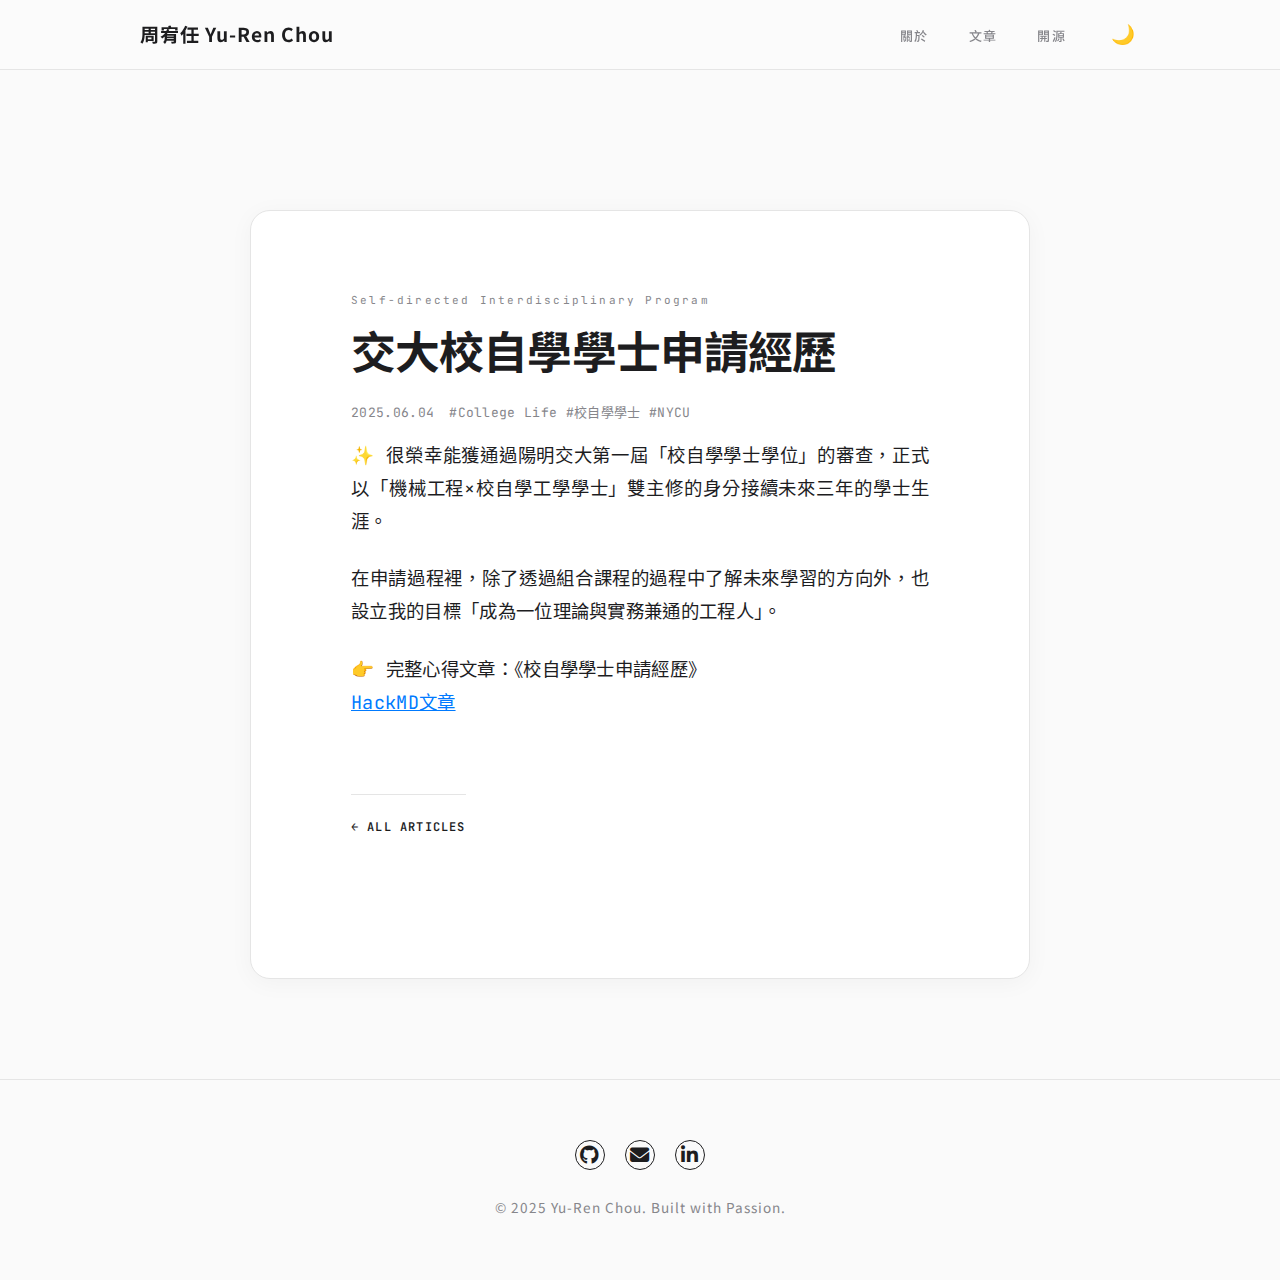
<file: 20250604校學士.html>
<!DOCTYPE html>
<html lang="zh-TW">
<head>
    <meta charset="UTF-8">
    <meta name="viewport" content="width=device-width, initial-scale=1.0">
    <link rel="icon" href="Favicon.png" type="image/png">
	<title>交大校自學學士申請經歷 | Yu-Ren Chou</title>
    <link rel="stylesheet" href="style.css">
    <link href="https://fonts.googleapis.com/css2?family=Noto+Sans+TC:wght@300;400;700&family=JetBrains+Mono:wght@400&display=swap" rel="stylesheet">
    <link rel="stylesheet" href="https://cdnjs.cloudflare.com/ajax/libs/font-awesome/6.5.1/css/all.min.css">
    <script>
        (function() {
            const savedTheme = localStorage.getItem('theme');
            const systemDark = window.matchMedia('(prefers-color-scheme: dark)').matches;
            if (savedTheme === 'dark' || (!savedTheme && systemDark)) {
                document.documentElement.setAttribute('data-theme', 'dark');
            }
        })();
    </script>
</head>
<body>
    <header>
        <nav>
            <div class="logo"><a href="index.html">周宥任 Yu-Ren Chou</a></div>
            <ul class="nav-links">
                <li><a href="about.html">關於</a></li>
                <li><a href="articles.html">文章</a></li>
                <li><a href="resources.html">開源</a></li>
                <li><button id="theme-toggle">🌙</button></li>
            </ul>
        </nav>
    </header>

    <main class="article-page-container">
        <article class="article-post-card">
    <div class="post-category">Self-directed Interdisciplinary Program</div>
    <h1 class="article-post-title">交大校自學學士申請經歷</h1>
    
    <div class="article-post-meta">
        <span class="post-date">2025.06.04</span>
        <span class="post-tags">#College Life #校自學學士 #NYCU</span>
<div class="article-post-content">


    <p>
        ✨ 很榮幸能獲通過陽明交大第一屆「校自學學士學位」的審查，正式以「機械工程×校自學工學學士」雙主修的身分接續未來三年的學士生涯。
    </p>

    <p>
        在申請過程裡，除了透過組合課程的過程中了解未來學習的方向外，也設立我的目標「成為一位理論與實務兼通的工程人」。
    </p>

    <p>
        👉 完整心得文章：《校自學學士申請經歷》<br>
        <a href="https://hackmd.io/@CYZ-NYCUME/selfdirectedInterdisciplinaryprogram" target="_blank">HackMD文章</a>
    </p>
</div>

            <footer class="article-post-footer">
                <a href="articles.html" class="back-link">
                    <span class="arrow">←</span> ALL ARTICLES
                </a>
            </footer>
        </article>
    </main>

    <footer>
        <div class="footer-content">
            <div class="social-circles">
                <a href="https://github.com/chouyuren2024" class="circle-icon" target="_blank"><i class="fa-brands fa-github"></i></a>
                <a href="mailto:chouyuren2024@gmail.com" class="circle-icon"><i class="fa-solid fa-envelope"></i></a>
                <a href="https://www.linkedin.com/in/chouyuren" class="circle-icon" target="_blank"><i class="fa-brands fa-linkedin-in"></i></a>
            </div>
            <p class="footer-copyright">&copy; 2025 Yu-Ren Chou. Built with Passion.</p>
        </div>
    </footer>

    <button id="back-to-top" title="Go to top">
        <i class="fa-solid fa-arrow-up"></i>
    </button>
    <script src="script.js"></script>
</body>
</html>
</file>
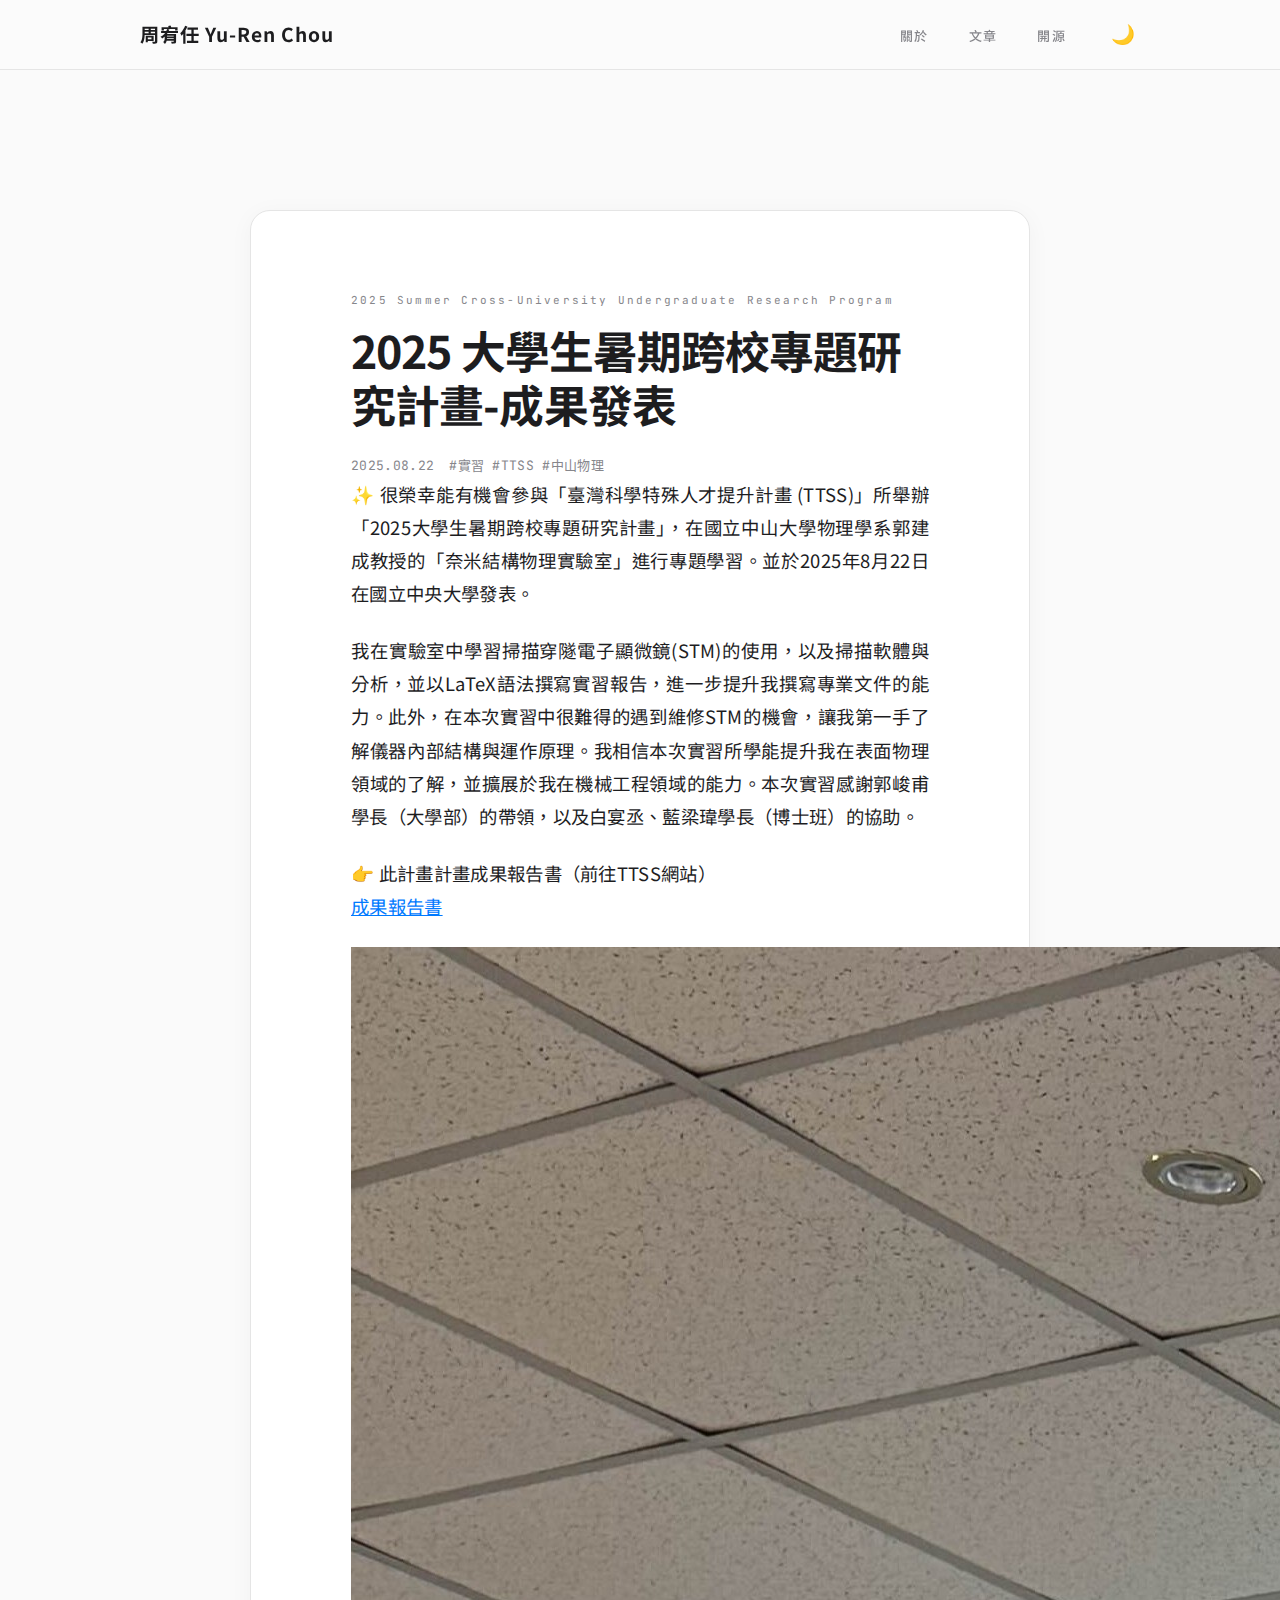
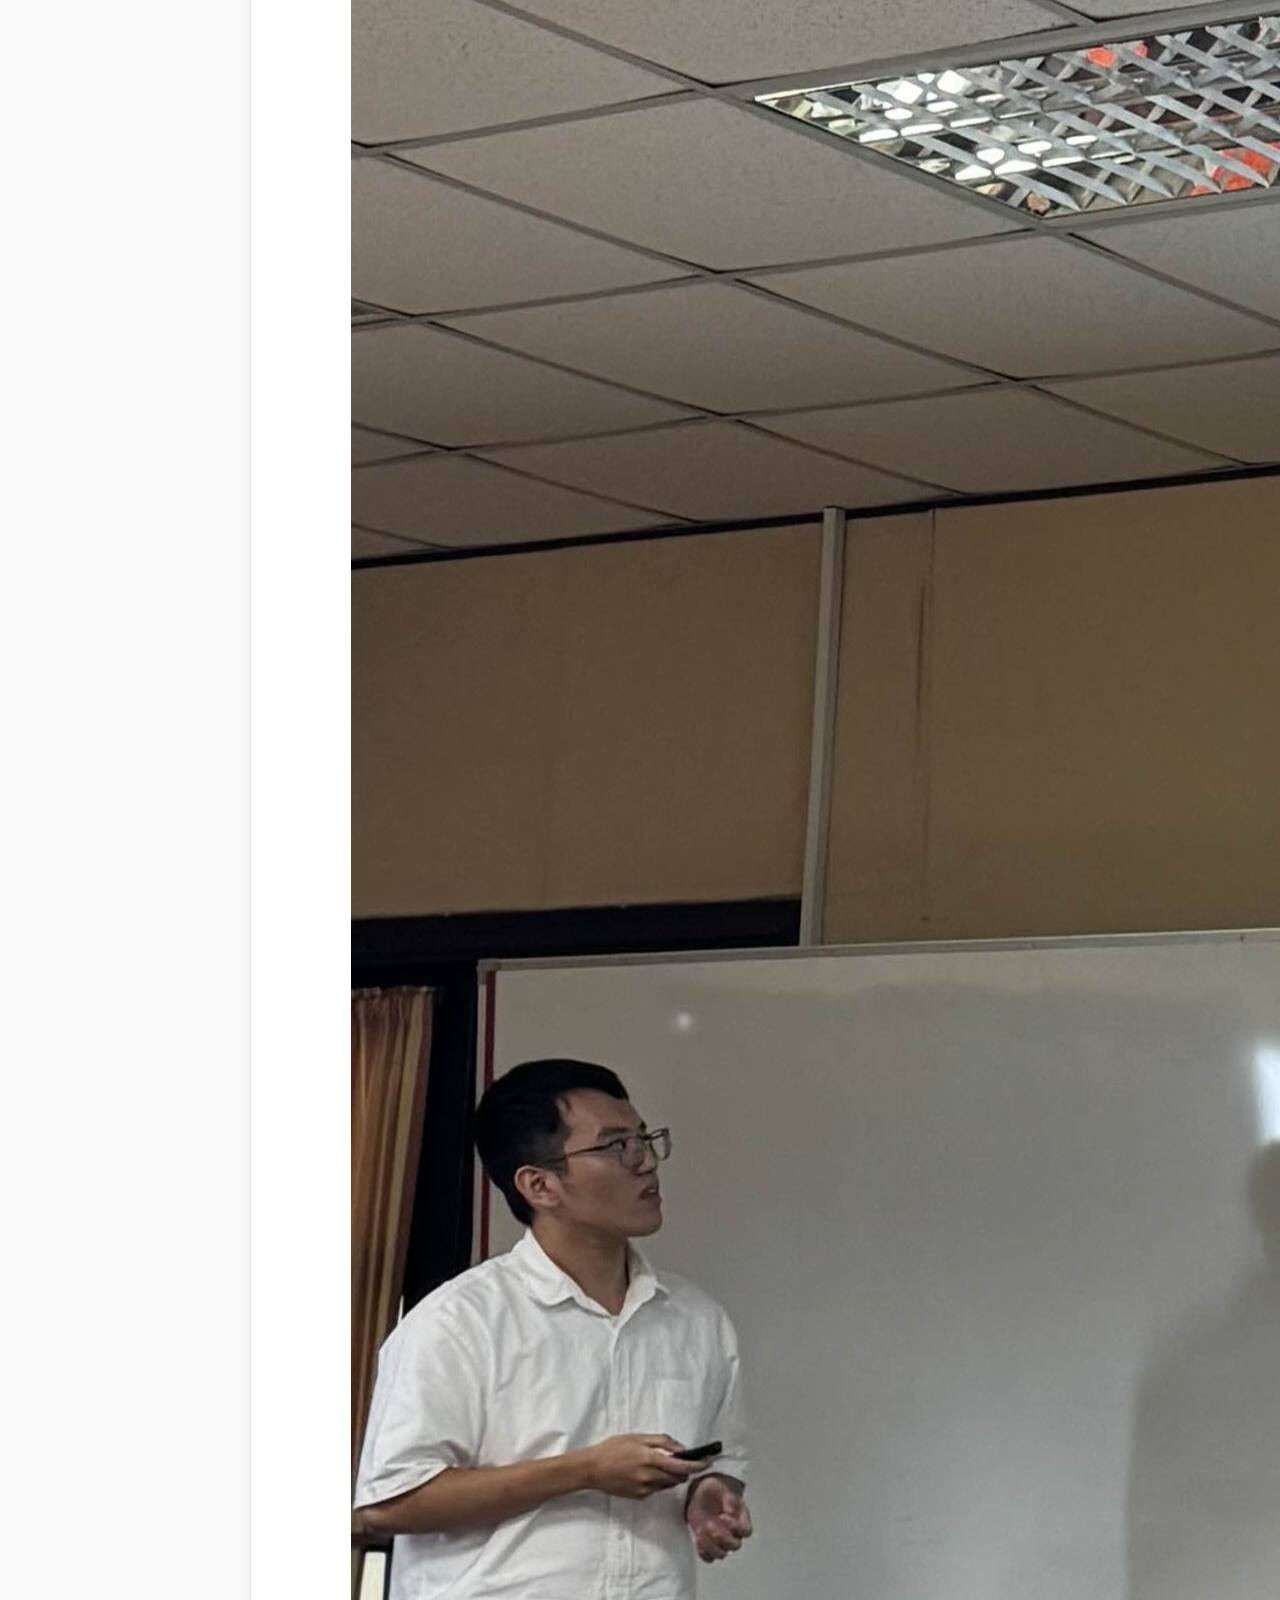
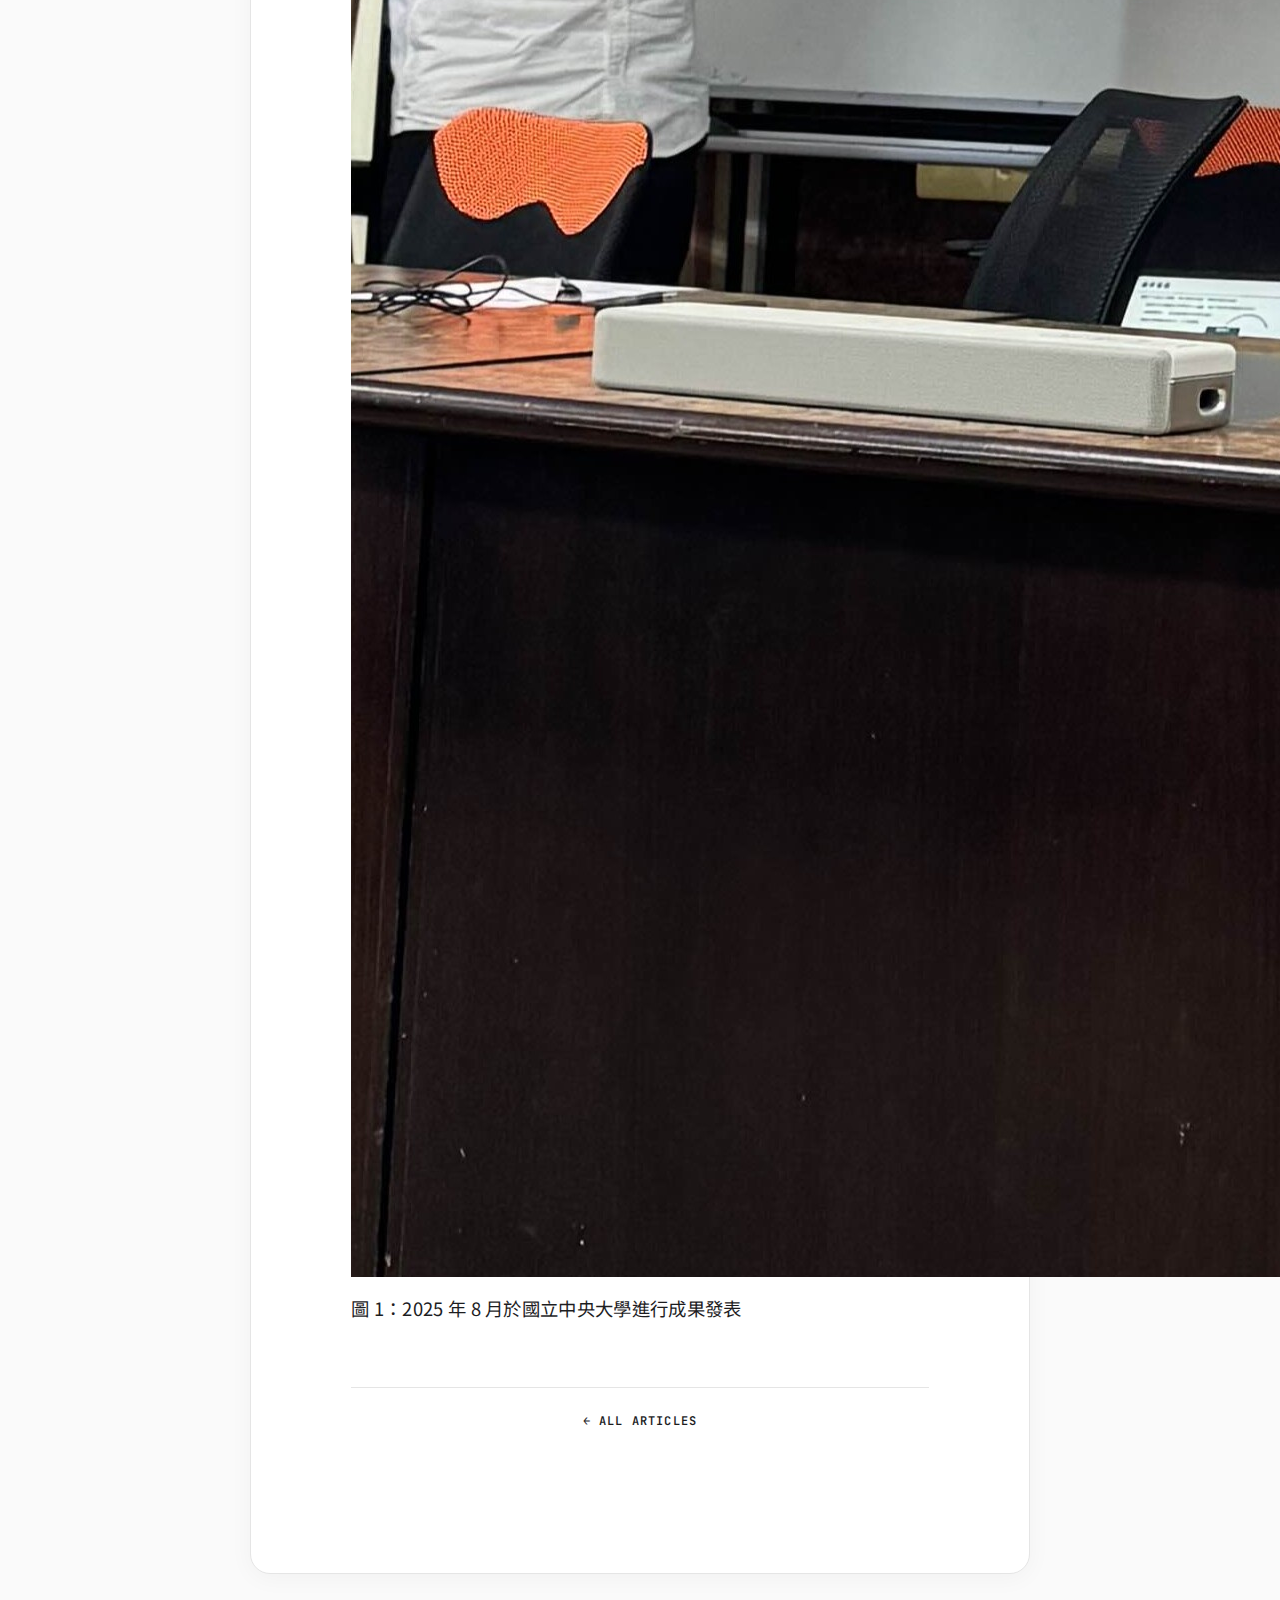
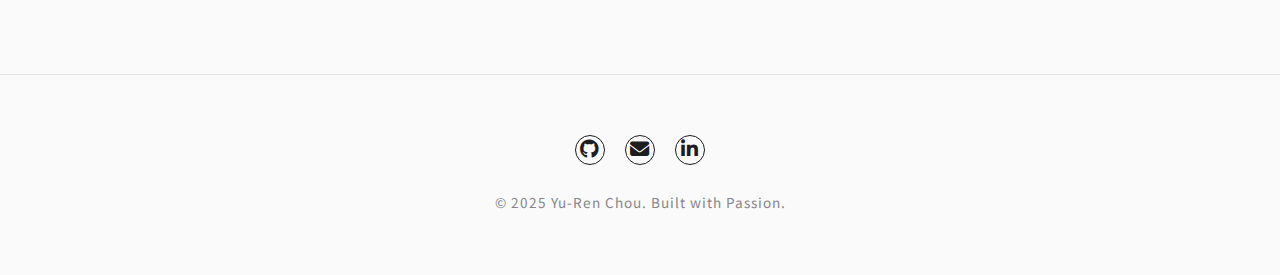
<file: 20250822TTSS.html>
<!DOCTYPE html>
<html lang="zh-TW">
<head>
    <meta charset="UTF-8">
    <meta name="viewport" content="width=device-width, initial-scale=1.0">
    <link rel="icon" href="Favicon.png" type="image/png">
    <title>2025 大學生暑期跨校專題研究計畫-成果發表| Yu-Ren Chou</title>
    <link rel="stylesheet" href="style.css">
    <link href="https://fonts.googleapis.com/css2?family=Noto+Sans+TC:wght@300;400;700&family=JetBrains+Mono:wght@400&display=swap" rel="stylesheet">
    <link rel="stylesheet" href="https://cdnjs.cloudflare.com/ajax/libs/font-awesome/6.5.1/css/all.min.css">
    <script>
        (function() {
            const savedTheme = localStorage.getItem('theme');
            const systemDark = window.matchMedia('(prefers-color-scheme: dark)').matches;
            if (savedTheme === 'dark' || (!savedTheme && systemDark)) {
                document.documentElement.setAttribute('data-theme', 'dark');
            }
        })();
    </script>
</head>
<body>
    <header>
        <nav>
            <div class="logo"><a href="index.html">周宥任 Yu-Ren Chou</a></div>
            <ul class="nav-links">
                <li><a href="about.html">關於</a></li>
                <li><a href="articles.html">文章</a></li>
                <li><a href="resources.html">開源</a></li>
                <li><button id="theme-toggle">🌙</button></li>
            </ul>
        </nav>
    </header>

    <main class="article-page-container">
        <article class="article-post-card">
    <div class="post-category">2025 Summer Cross-University Undergraduate Research Program</div>
    <h1 class="article-post-title">2025 大學生暑期跨校專題研究計畫-成果發表</h1>
    
    <div class="article-post-meta">
        <span class="post-date">2025.08.22</span>
        <span class="post-tags">#實習 #TTSS #中山物理</span>
    </div>

            <div class="article-post-content">

                <p>
                    ✨ 很榮幸能有機會參與「臺灣科學特殊人才提升計畫 (TTSS)」所舉辦「2025大學生暑期跨校專題研究計畫」，在國立中山大學物理學系郭建成教授的「奈米結構物理實驗室」進行專題學習。並於2025年8月22日在國立中央大學發表。
                </p>
				<p>
                    我在實驗室中學習掃描穿隧電子顯微鏡(STM)的使用，以及掃描軟體與分析，並以LaTeX語法撰寫實習報告，進一步提升我撰寫專業文件的能力。此外，在本次實習中很難得的遇到維修STM的機會，讓我第一手了解儀器內部結構與運作原理。我相信本次實習所學能提升我在表面物理領域的了解，並擴展於我在機械工程領域的能力。本次實習感謝郭峻甫學長（大學部）的帶領，以及白宴丞、藍梁瑋學長（博士班）的協助。
                </p>
				    <p>
					👉 此計畫計畫成果報告書（前往TTSS網站）<br>
					<a href="https://ps1tw.astro.ncu.edu.tw/ttss/wp-content/uploads/2025/12/2025-%E5%A4%A7%E5%AD%B8%E7%94%9F%E6%9A%91%E6%9C%9F%E8%B7%A8%E6%A0%A1%E5%B0%88%E9%A1%8C%E7%A0%94%E7%A9%B6%E8%A8%88%E7%95%AB%E6%88%90%E6%9E%9C%E5%A0%B1%E5%91%8A%E6%AD%A3%E5%BC%8F%E7%89%88.pdf" target="_blank">成果報告書</a>
				</p>
				
				<figure class="post-image-container">
					<img src="TTSS.jpg" alt="專題發表成果" class="post-content-image">
					<figcaption>圖 1：2025 年 8 月於國立中央大學進行成果發表</figcaption>
				</figure>


            </div>

            <footer class="article-post-footer">
                <a href="articles.html" class="back-link">
                    <span class="arrow">←</span> ALL ARTICLES
                </a>
            </footer>
        </article>
    </main>

    <footer>
        <div class="footer-content">
            <div class="social-circles">
                <a href="https://github.com/chouyuren2024" class="circle-icon" target="_blank"><i class="fa-brands fa-github"></i></a>
                <a href="mailto:chouyuren2024@gmail.com" class="circle-icon"><i class="fa-solid fa-envelope"></i></a>
                <a href="https://www.linkedin.com/in/chouyuren" class="circle-icon" target="_blank"><i class="fa-brands fa-linkedin-in"></i></a>
            </div>
            <p class="footer-copyright">&copy; 2025 Yu-Ren Chou. Built with Passion.</p>
        </div>
    </footer>

    <button id="back-to-top" title="Go to top">
        <i class="fa-solid fa-arrow-up"></i>
    </button>
    <script src="script.js"></script>
</body>
</html>
</file>
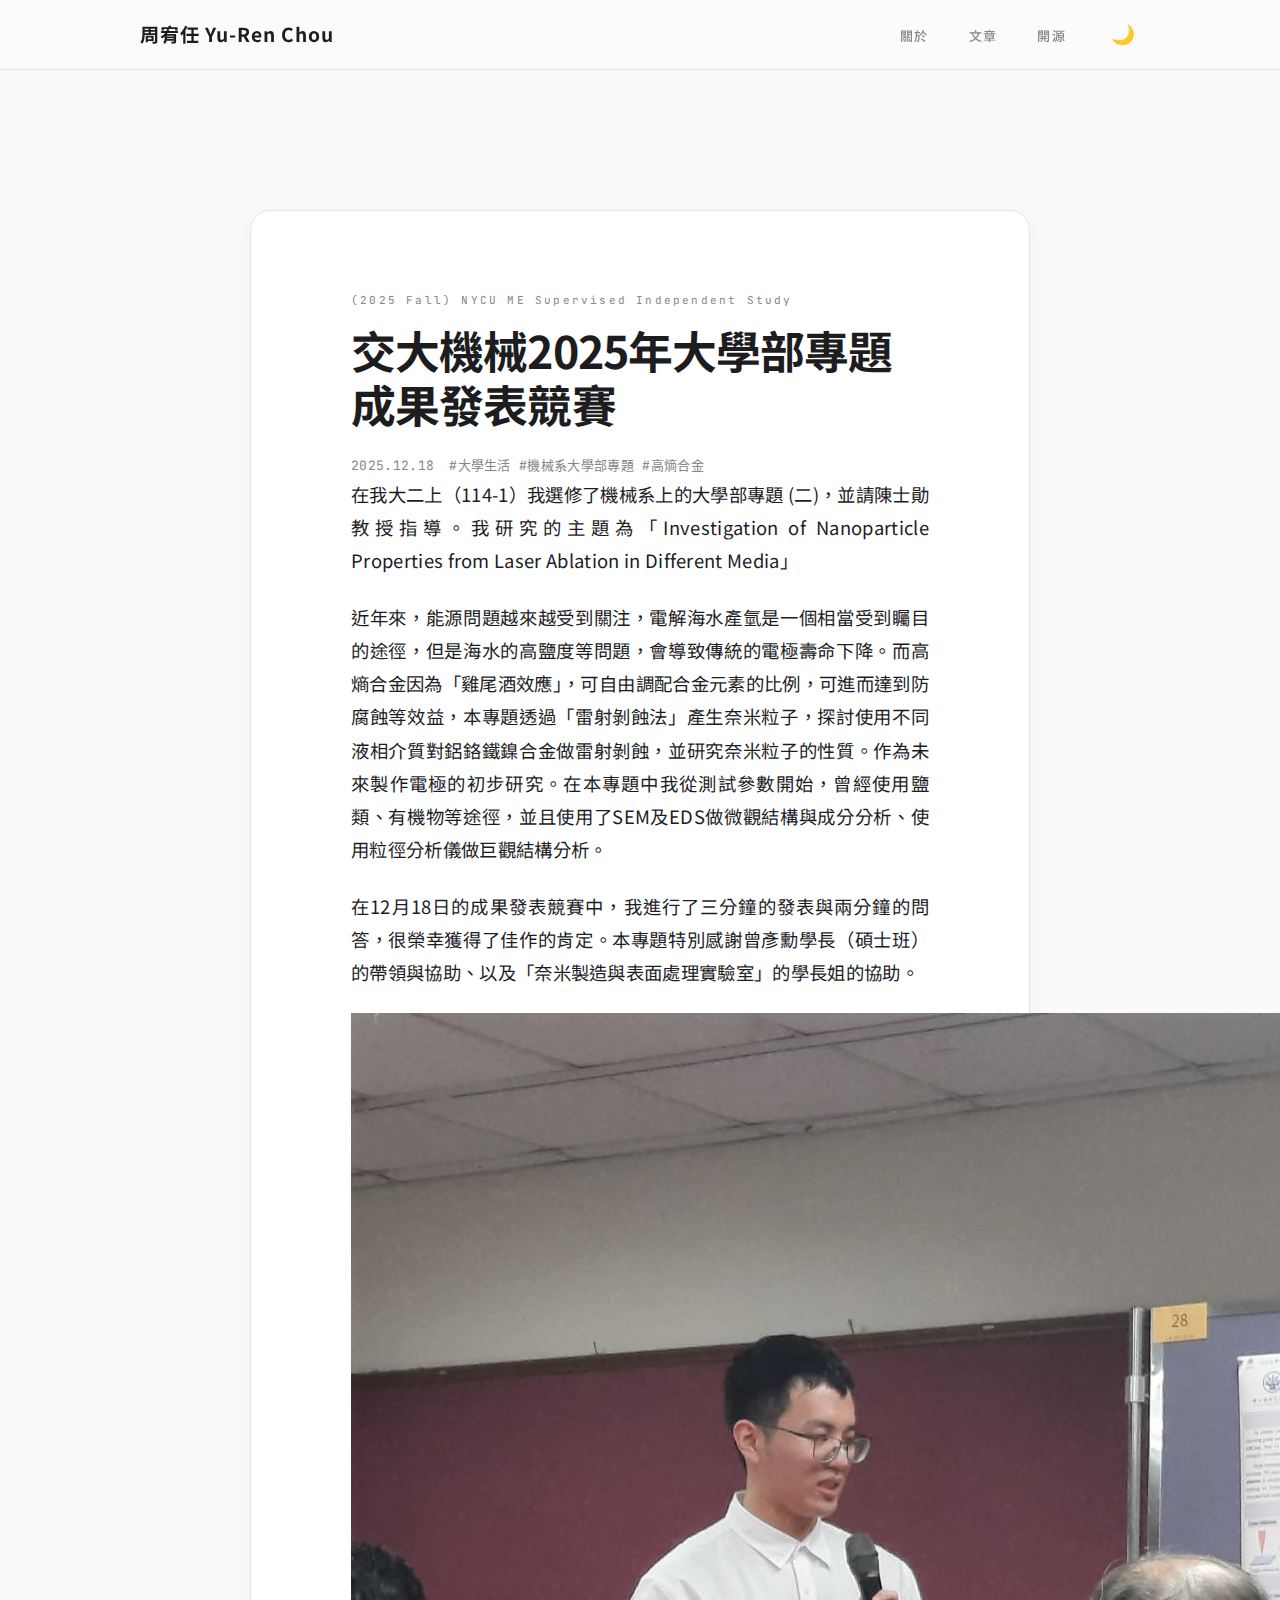
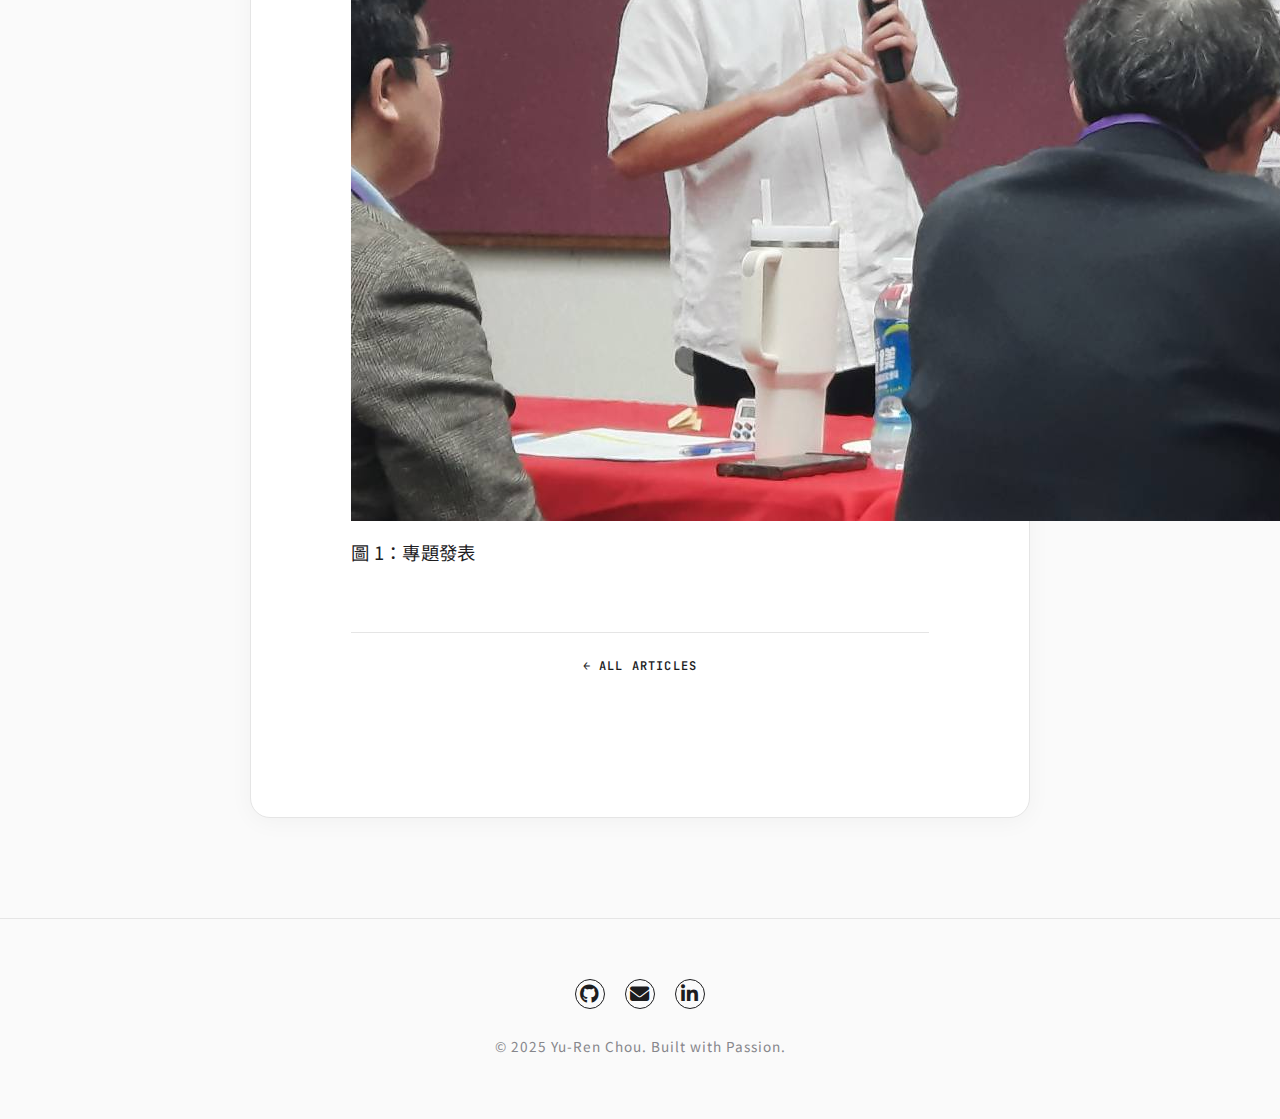
<file: 20251218專題.html>
<!DOCTYPE html>
<html lang="zh-TW">
<head>
    <meta charset="UTF-8">
    <meta name="viewport" content="width=device-width, initial-scale=1.0">
    <link rel="icon" href="Favicon.png" type="image/png">
    <title>
交大機械2025年大學部專題成果發表競賽| Yu-Ren Chou</title>
    <link rel="stylesheet" href="style.css">
    <link href="https://fonts.googleapis.com/css2?family=Noto+Sans+TC:wght@300;400;700&family=JetBrains+Mono:wght@400&display=swap" rel="stylesheet">
    <link rel="stylesheet" href="https://cdnjs.cloudflare.com/ajax/libs/font-awesome/6.5.1/css/all.min.css">
    <script>
        (function() {
            const savedTheme = localStorage.getItem('theme');
            const systemDark = window.matchMedia('(prefers-color-scheme: dark)').matches;
            if (savedTheme === 'dark' || (!savedTheme && systemDark)) {
                document.documentElement.setAttribute('data-theme', 'dark');
            }
        })();
    </script>
</head>
<body>
    <header>
        <nav>
            <div class="logo"><a href="index.html">周宥任 Yu-Ren Chou</a></div>
            <ul class="nav-links">
                <li><a href="about.html">關於</a></li>
                <li><a href="articles.html">文章</a></li>
                <li><a href="resources.html">開源</a></li>
                <li><button id="theme-toggle">🌙</button></li>
            </ul>
        </nav>
    </header>

    <main class="article-page-container">
        <article class="article-post-card">
    <div class="post-category">(2025 Fall) NYCU ME Supervised Independent Study</div>
    <h1 class="article-post-title">
交大機械2025年大學部專題成果發表競賽</h1>
    
    <div class="article-post-meta">
        <span class="post-date">2025.12.18</span>
        <span class="post-tags">#大學生活 #機械系大學部專題 #高熵合金</span>
    </div>

            <div class="article-post-content">

                <p>
                    在我大二上（114-1）我選修了機械系上的大學部專題 (二)，並請陳士勛教授指導。我研究的主題為「Investigation of Nanoparticle Properties from Laser Ablation in Different Media」
                </p>
				<p>
                    近年來，能源問題越來越受到關注，電解海水產氫是一個相當受到矚目的途徑，但是海水的高鹽度等問題，會導致傳統的電極壽命下降。而高熵合金因為「雞尾酒效應」，可自由調配合金元素的比例，可進而達到防腐蝕等效益，本專題透過「雷射剝蝕法」產生奈米粒子，探討使用不同液相介質對鋁鉻鐵鎳合金做雷射剝蝕，並研究奈米粒子的性質。作為未來製作電極的初步研究。在本專題中我從測試參數開始，曾經使用鹽類、有機物等途徑，並且使用了SEM及EDS做微觀結構與成分分析、使用粒徑分析儀做巨觀結構分析。
				</p>
				<p> 在12月18日的成果發表競賽中，我進行了三分鐘的發表與兩分鐘的問答，很榮幸獲得了佳作的肯定。本專題特別感謝曾彥勳學長（碩士班）的帶領與協助、以及「奈米製造與表面處理實驗室」的學長姐的協助。
				</p>				
				<figure class="post-image-container">
					<img src="20251218專題.jpg" alt="專題發表" class="post-content-image">
					<figcaption>圖 1：專題發表</figcaption>
				</figure>


            </div>

            <footer class="article-post-footer">
                <a href="articles.html" class="back-link">
                    <span class="arrow">←</span> ALL ARTICLES
                </a>
            </footer>
        </article>
    </main>

    <footer>
        <div class="footer-content">
            <div class="social-circles">
                <a href="https://github.com/chouyuren2024" class="circle-icon" target="_blank"><i class="fa-brands fa-github"></i></a>
                <a href="mailto:chouyuren2024@gmail.com" class="circle-icon"><i class="fa-solid fa-envelope"></i></a>
                <a href="https://www.linkedin.com/in/chouyuren" class="circle-icon" target="_blank"><i class="fa-brands fa-linkedin-in"></i></a>
            </div>
            <p class="footer-copyright">&copy; 2025 Yu-Ren Chou. Built with Passion.</p>
        </div>
    </footer>

    <button id="back-to-top" title="Go to top">
        <i class="fa-solid fa-arrow-up"></i>
    </button>
    <script src="script.js"></script>
</body>
</html>
</file>
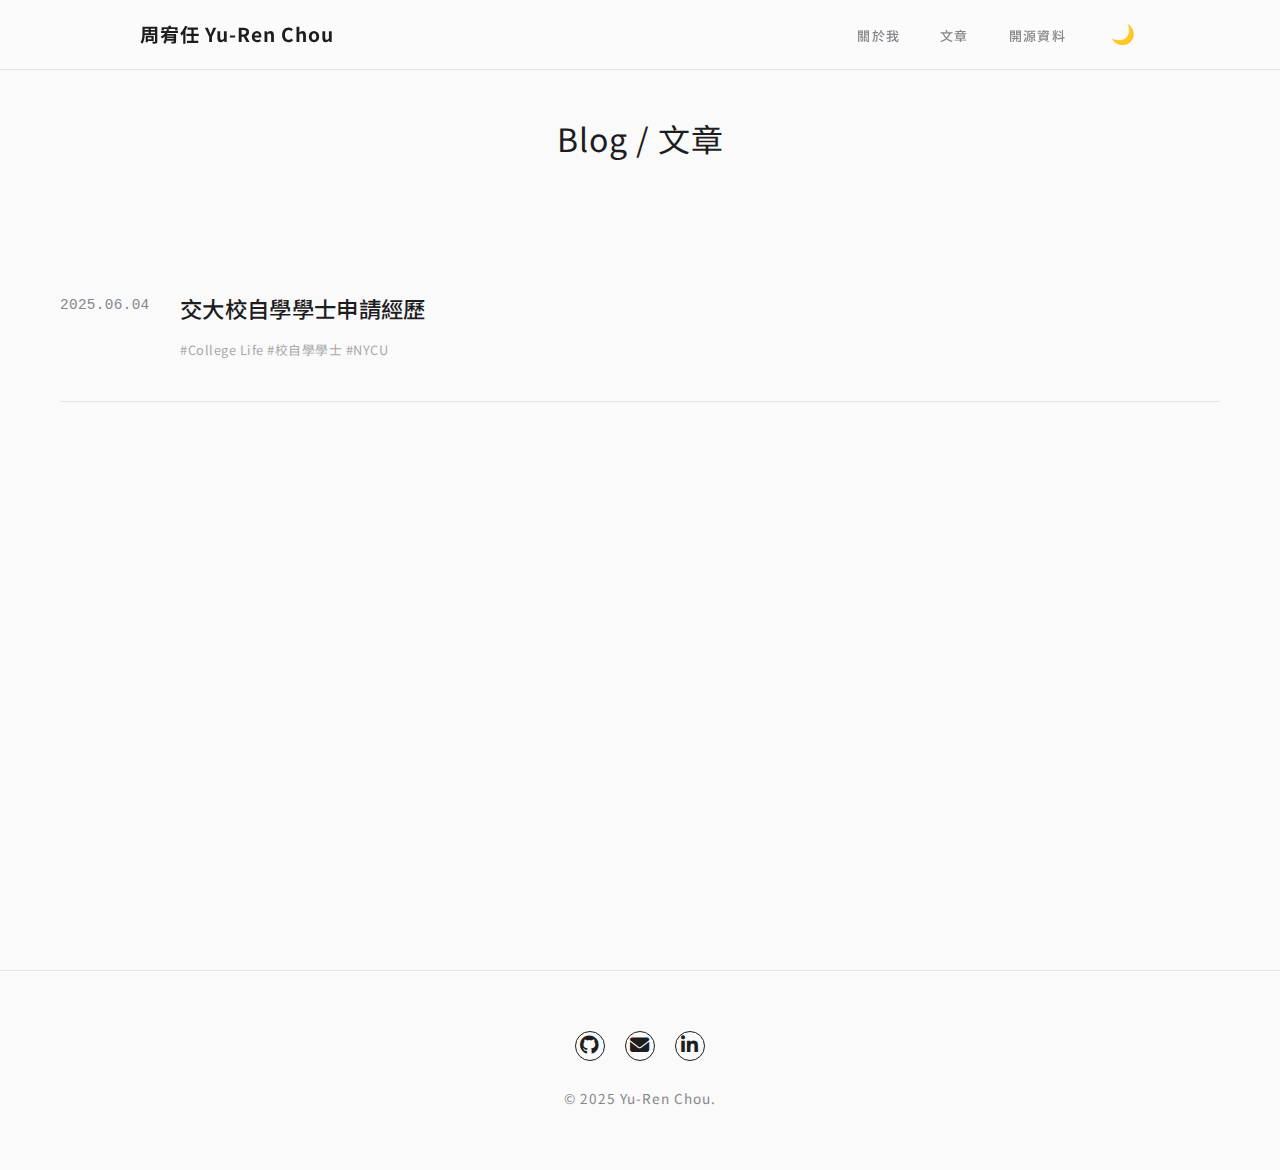
<file: articles.html>
<!DOCTYPE html>
<html lang="zh-TW">
<head>
    <meta charset="UTF-8">
    <meta name="viewport" content="width=device-width, initial-scale=1.0">
    <link rel="icon" href="Favicon.png" type="image/png">
	<title>文章 | Yu-Ren Chou</title>
    <link rel="stylesheet" href="style.css">
    <link href="https://fonts.googleapis.com/css2?family=Noto+Sans+TC:wght@300;400;700&display=swap" rel="stylesheet">
	<link rel="stylesheet" href="https://cdnjs.cloudflare.com/ajax/libs/font-awesome/6.5.1/css/all.min.css">
	<script>
    (function() {
        const savedTheme = localStorage.getItem('theme');
        const systemDark = window.matchMedia('(prefers-color-scheme: dark)').matches;
        if (savedTheme === 'dark' || (!savedTheme && systemDark)) {
            document.documentElement.setAttribute('data-theme', 'dark');
        }
    })();
	</script>
</head>
<body>
	<header>
		<nav>
			<div class="logo"><a href="index.html">周宥任 Yu-Ren Chou</a></div>
			<ul class="nav-links">
				<li><a href="about.html">關於我</a></li>
				<li><a href="articles.html">文章</a></li>
				<li><a href="resources.html">開源資料</a></li>
				<li><button id="theme-toggle" style="background:none; border:none; cursor:pointer; font-size:1.2rem;">🌙</button></li>
			</ul>
		</nav>
	</header>

<main class="page-container">
    <header class="page-header">
        <h1 class="page-title">Blog / 文章</h1>
        <p class="page-subtitle"></p>
    </header>

        <article class="article-card">
            <span class="article-date">2025.06.04</span>
            <div class="article-content">
                <a href="20250604校學士.html" class="article-title">交大校自學學士申請經歷</a>
                <div class="article-meta">
                    <span class="tag">#College Life #校自學學士 #NYCU</span>
                </div>
            </div>
        </article>
    </div>
</main>

    <footer>
	<div class="footer-content">
        <div class="social-circles">
            <a href="https://github.com/chouyuren2024" class="circle-icon" target="_blank" title="GitHub">
                <i class="fa-brands fa-github"></i>
            </a>
            <a href="mailto:chouyuren2024@gmail.com" class="circle-icon" title="Email">
                <i class="fa-solid fa-envelope"></i>
            </a>
            <a href="https://www.linkedin.com/in/chouyuren" class="circle-icon" target="_blank" title="LinkedIn">
                <i class="fa-brands fa-linkedin-in"></i>
            </a>
        </div>
        <p class="footer-copyright">&copy; 2025 Yu-Ren Chou. </p>
    </div>
    </footer>
	<button id="back-to-top" title="Go to top">
		<i class="fa-solid fa-arrow-up"></i>
	</button>
</body>
<script src="script.js"></script> </body>
</html>
</file>
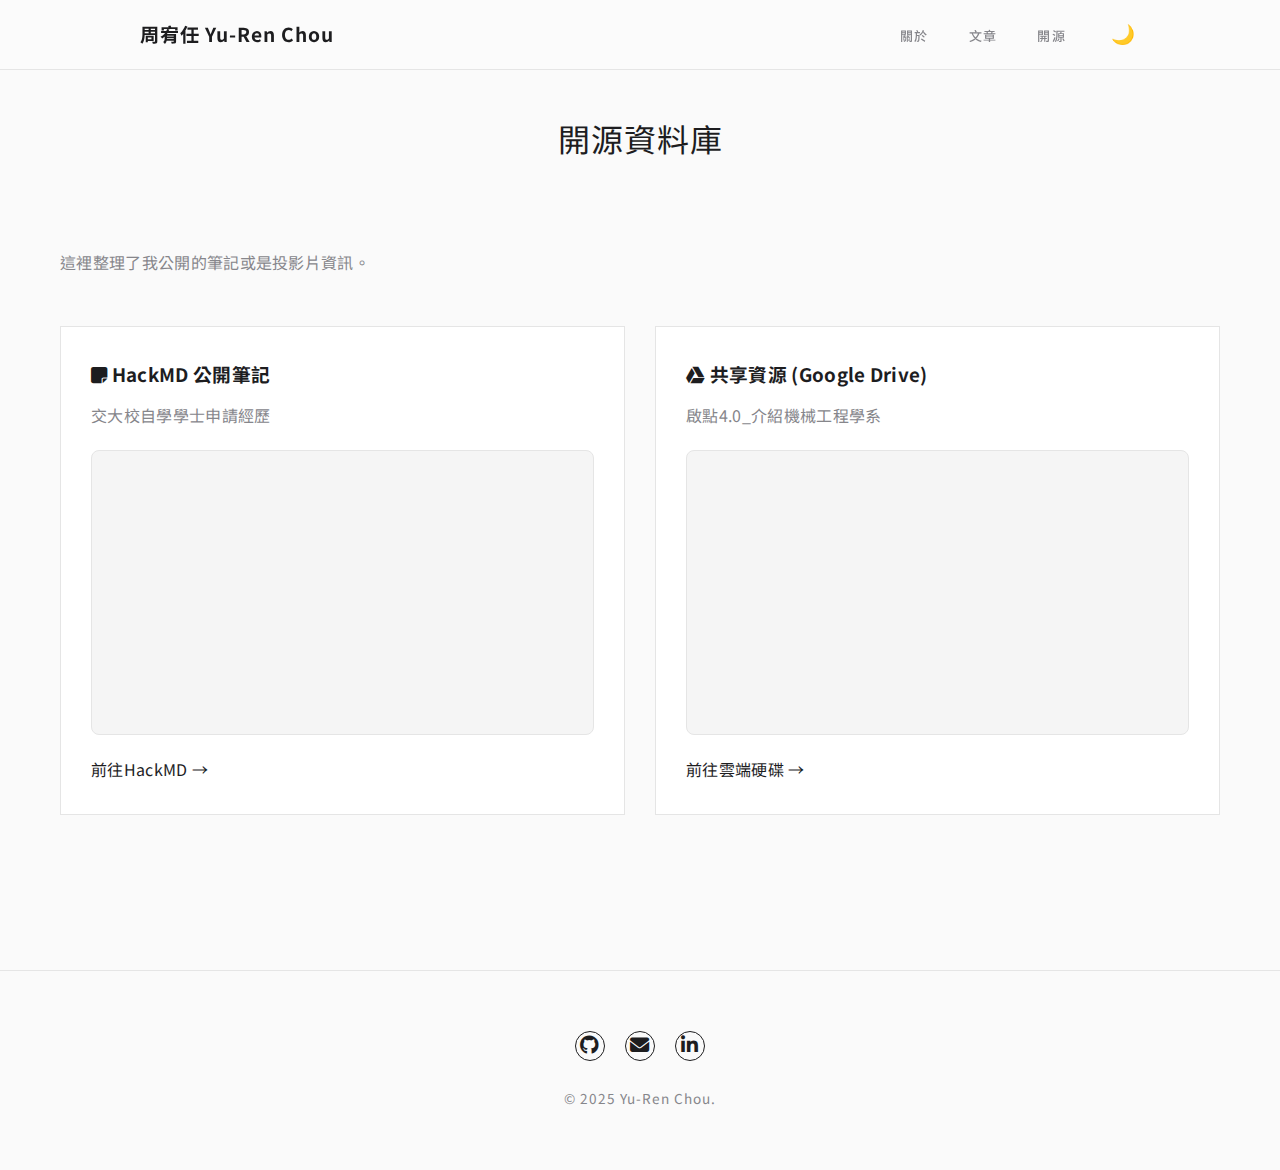
<file: resources.html>
<!DOCTYPE html>
<html lang="zh-TW">
<head>
    <meta charset="UTF-8">
    <meta name="viewport" content="width=device-width, initial-scale=1.0">
    <link rel="icon" href="Favicon.png" type="image/png">
	<title>開源資料 | Yu-Ren Chou</title>
    <link rel="stylesheet" href="style.css">
    <link href="https://fonts.googleapis.com/css2?family=Noto+Sans+TC:wght@300;400;700&display=swap" rel="stylesheet">
	<link rel="stylesheet" href="https://cdnjs.cloudflare.com/ajax/libs/font-awesome/6.5.1/css/all.min.css">
	<script>
    (function() {
        const savedTheme = localStorage.getItem('theme');
        const systemDark = window.matchMedia('(prefers-color-scheme: dark)').matches;
        if (savedTheme === 'dark' || (!savedTheme && systemDark)) {
            document.documentElement.setAttribute('data-theme', 'dark');
        }
    })();
	</script>
</head>
<body>
    <header>
        <nav>
            <div class="logo"><a href="index.html">周宥任 Yu-Ren Chou</a></div>
            <ul class="nav-links">
                <li><a href="about.html">關於</a></li>
                <li><a href="articles.html">文章</a></li>
                <li><a href="resources.html">開源</a></li>
                <li><button id="theme-toggle">🌙</button></li>
            </ul>
        </nav>
    </header>

<main class="page-container">
    <header class="page-header">
        <h1 class="page-title">開源資料庫</h1>
        <p class="page-subtitle"></p>
    </header>
    <p class="page-subtitle">這裡整理了我公開的筆記或是投影片資訊。</p>

    <div class="resource-grid">
        <div class="resource-card embed-card">
            <h3><i class="fa-solid fa-note-sticky"></i> HackMD 公開筆記</h3>
            <p>交大校自學學士申請經歷</p>
            <div class="iframe-wrapper">
                <iframe src="https://hackmd.io/@CYZ-NYCUME/selfdirectedInterdisciplinaryprogram" frameborder="0"></iframe>
            </div>
            <a href="https://hackmd.io/@CYZ-NYCUME/selfdirectedInterdisciplinaryprogram" target="_blank" class="btn-link">前往HackMD &rarr;</a>
        </div>

        <div class="resource-card embed-card" >
            <h3><i class="fa-brands fa-google-drive"></i> 共享資源 (Google Drive)</h3>
            <p>啟點4.0_介紹機械工程學系</p>
            <div class="iframe-wrapper">
                <iframe src="https://drive.google.com/file/d/1krR3lsynOyvNnR-UMBuxvyAqKw1hJIYf/view?usp=sharing" frameborder="0"></iframe>
            </div>
            <a href="https://drive.google.com/file/d/1krR3lsynOyvNnR-UMBuxvyAqKw1hJIYf/view?usp=sharing" target="_blank" class="btn-link">前往雲端硬碟 &rarr;</a>
        </div>
    </div>
</main>

    <footer>
	<div class="footer-content">
        <div class="social-circles">
            <a href="https://github.com/chouyuren2024" class="circle-icon" target="_blank" title="GitHub">
                <i class="fa-brands fa-github"></i>
            </a>
            <a href="mailto:chouyuren2024@gmail.com" class="circle-icon" title="Email">
                <i class="fa-solid fa-envelope"></i>
            </a>
            <a href="https://www.linkedin.com/in/chouyuren" class="circle-icon" target="_blank" title="LinkedIn">
                <i class="fa-brands fa-linkedin-in"></i>
            </a>
        </div>
        <p class="footer-copyright">&copy; 2025 Yu-Ren Chou. </p>
    </div>
    </footer>
	<button id="back-to-top" title="Go to top">
		<i class="fa-solid fa-arrow-up"></i>
	</button>
</body>
<script src="script.js"></script> </body>
</html>
</file>
<file: style.css>
/* --- 1. 定義顏色變數 (核心設定) --- */
:root {
    --bg-color: #ffffff;
    --text-color: #333333;
    --card-bg: #ffffff;
    --border-color: #eeeeee;
    --sub-text: #666666;
    --hover-bg: #f5f5f5;
    --nav-bg: rgba(255, 255, 255, 0.9);
}

[data-theme="dark"] {
    --bg-color: #121212;
    --text-color: #e0e0e0;
    --card-bg: #1e1e1e;
    --border-color: #333333;
    --sub-text: #aaaaaa;
    --hover-bg: #2a2a2a;
    --nav-bg: rgba(18, 18, 18, 0.9);
}

/* --- 2. 共用基礎設定 --- */
* { 
    margin: 0; 
    padding: 0; 
    box-sizing: border-box; 
    transition: background-color 0.3s ease, color 0.3s ease, border-color 0.3s ease;
}

html, body {
    min-height: 100vh;
    background-color: var(--bg-color); /* 這裡改用變數了！ */
    color: var(--text-color);
    font-family: 'Noto Sans TC', sans-serif;
    line-height: 1.8;
}

a { text-decoration: none; color: inherit; }

/* --- 3. 導覽列 --- */
/* --- 3. 導覽列 (固定頂部且不遮擋) --- */
header:not(.about-header, .page-header) { /* 僅針對網站頂部導覽列，排除內文標題 */
    width: 100%;
    height: 70px; /* 固定導覽列的高度，方便計算下方推開的距離 */
    padding: 0 50px; 
    background-color: var(--nav-bg);
    border-bottom: 1px solid var(--border-color);
    display: flex;
    justify-content: center;
    
    position: sticky; 
    top: 0;
    z-index: 1000;
    
    backdrop-filter: blur(10px);
    -webkit-backdrop-filter: blur(10px);
}

/* 確保導覽列內的導覽區塊維持最大寬度 */
nav {
    display: flex;
    justify-content: space-between;
    align-items: center;
    width: 100%;
    max-width: 1000px;
}

.logo a { font-weight: 700; font-size: 1.2rem; letter-spacing: 1px; color: var(--text-color); }

.nav-links { list-style: none; display: flex; gap: 40px; align-items: center; }
.nav-links a { font-size: 0.95rem; color: var(--sub-text); transition: 0.3s; }
.nav-links a:hover, .nav-links a.active { color: var(--text-color); }

/* --- 4. 頁面內容容器 --- */
.page-container {
    max-width: 1200px;
    margin: 0 auto;
    padding: 40px 20px; /* 這裡的 40px 會讓標題跟導覽列保持優雅距離 */
    min-height: 100vh;
}

.page-title { font-size: 2rem; font-weight: 400; margin-bottom: 10px; letter-spacing: 1px; }
.page-subtitle { color: var(--sub-text); margin-bottom: 50px; }

/* --- 5. 分頁樣式設定 --- */

/* 開源資料卡片 */
.resource-grid { display: grid; grid-template-columns: repeat(auto-fit, minmax(250px, 1fr)); gap: 30px; }
.resource-card {
    background: var(--card-bg);
    border: 1px solid var(--border-color);
    padding: 30px;
}
.resource-card:hover { border-color: var(--text-color); transform: translateY(-5px); }
.resource-card h3 { color: var(--text-color); margin-bottom: 10px; }
.resource-card p { color: var(--sub-text); }

/* 文章列表 */
.article-item {
    display: flex;
    align-items: baseline;
    padding: 20px 0;
    border-bottom: 1px solid var(--border-color);
}
.article-item .date { width: 120px; color: var(--sub-text); font-family: monospace; }
.article-item .article-link { color: var(--text-color); font-size: 1.1rem; }

/* 關於我 */
.about-layout { display: flex; gap: 50px; }
.about-text { flex: 1; color: var(--text-color); }
.placeholder-img {
    width: 100%;
    height: 400px;
    background-color: var(--hover-bg);
    display: flex;
    align-items: center;
    justify-content: center;
    color: var(--sub-text);
}

/* --- 6. 頁尾與手機版 --- */
footer { text-align: center; padding: 50px 0; color: var(--sub-text); font-size: 0.8rem; border-top: 1px solid var(--border-color); }

@media (max-width: 768px) {
    header { padding: 20px; }
    .nav-links { gap: 15px; }
    .about-layout { flex-direction: column-reverse; }
}
/* 修改按鈕樣式 */
#theme-toggle {
    background: none;
    border: none;
    cursor: pointer;
    font-size: 1.2rem;
    padding: 5px;
    border-radius: 50%;
    transition: transform 0.3s ease, background-color 0.3s ease;
    display: flex;
    align-items: center;
    justify-content: center;
}

/* 淺色模式下的月亮 (稍微深灰) */
#theme-toggle {
    color: #555;
}

/* 深色模式下的太陽 (亮黃色 + 發光感) */
[data-theme="dark"] #theme-toggle {
    color: #ffdb58; /* 暖黃色 */
    text-shadow: 0 0 10px rgba(255, 219, 88, 0.8); /* 發光效果 */
}

#theme-toggle:hover {
    transform: scale(1.2); /* 滑鼠移上去稍微放大 */
    background-color: var(--hover-bg);
}

/* --- 1. 全域置中設定 --- */
.hero {
    height: 100vh; /* 讓 Hero 佔滿整個螢幕高度 */
    display: flex;
    flex-direction: column;
    justify-content: center; /* 垂直置中 */
    align-items: center;     /* 水平置中 */
    text-align: center;      /* 文字內容置中 */
    padding: 0 20px;
}

.hero-content {
    display: flex;
    flex-direction: column;
    align-items: center;
    max-width: 900px;
}

.hero-desc {
    margin: 0 auto; /* 確保段落區塊本身也置中 */
}

/* --- 2. 打字機效果動畫 --- */
.typewriter-container {
    display: inline-block;
}

.typewriter {
    overflow: hidden; /* 隱藏未打出的字 */
    border-right: .15em solid #888; /* 模擬打字機的光標 */
    white-space: nowrap; /* 強制不換行 */
    margin: 0 auto; 
    letter-spacing: .15em; 
    
    /* 動態效果：typing 是打字，blink 是光標閃爍 */
    animation: 
        typing 3.5s steps(30, end),
        blink-caret .75s step-end infinite;
}

/* 打字動畫：從寬度 0 變到 100% */
@keyframes typing {
    from { width: 0 }
    to { width: 100% }
}

/* 光標閃爍動畫 */
@keyframes blink-caret {
    from, to { border-color: transparent }
    50% { border-color: #888; }
}

/* 深色模式下的光標顏色 */
[data-theme="dark"] .typewriter {
    border-right-color: #eee;
}

/* --- 3. 額外的小裝飾：捲動提示 --- */
.scroll-indicator {
    margin-top: 50px;
    font-size: 0.8rem;
    color: var(--sub-text);
    text-transform: uppercase;
    letter-spacing: 3px;
    opacity: 0.6;
    animation: bounce 2s infinite;
}

@keyframes bounce {
    0%, 20%, 50%, 80%, 100% {transform: translateY(0);}
    40% {transform: translateY(-10px);}
    60% {transform: translateY(-5px);}
}

.section-header {
    text-align: center; /* 標題置中 */
    margin-bottom: 80px;
}

.work-grid {
    justify-items: center; /* Grid 內項目置中 */
}
/* --- 按鈕容器置中 --- */
.hero-cta {
    display: flex;
    gap: 30px; /* 拉開一點間距，放大時才不會互相碰撞 */
    margin-top: 40px;
    justify-content: center;
}

/* --- 按鈕基礎樣式 --- */
.btn {
    padding: 10px 20px;
    font-size: 1rem;
    font-weight: 400;
    text-decoration: none;
    letter-spacing: 1px;
    color: var(--text-color); /* 文字顏色跟隨主題 */
    transition: transform 0.3s cubic-bezier(0.175, 0.885, 0.32, 1.275); /* 使用彈性緩動效果 */
    display: flex;
    align-items: center;
    border: none; /* 移除邊框，讓視覺更乾淨 */
    background: none;
}

/* 懸停效果：僅放大，不變色 */
.btn:hover {
    transform: scale(1.2); /* 放大 1.2 倍 */
    color: var(--text-color); /* 確保顏色不變 */
}

/* 如果你想在按鈕前加個小箭頭或點，可以增加這個效果（選用） */
.btn::before {
    content: "→";
    margin-right: 8px;
    font-size: 1.1rem;
    transition: transform 0.3s ease;
}

.btn:hover::before {
    transform: translateX(5px); /* 箭頭稍微往右移 */
}

/* 照片輪播容器 */
.photo-carousel {
    position: relative;
    width: 300px;      /* 圓形大小 */
    height: 300px;
    margin: 0 auto 30px auto; /* 置中並與下方標題保持距離 */
}

.carousel-img {
    position: absolute;
    top: 0;
    left: 0;
    width: 100%;
    height: 100%;
    object-fit: cover; /* 確保照片比例正確不變形 */
    border-radius: 0%; /* 修成圓形 */
    opacity: 0;         /* 預設透明 */
    transition: opacity 1.5s ease-in-out; /* 淡入淡出時間 */
    border: 2px solid var(--border-color); /* 淡淡的邊框感 */
}

/* 當前顯示的照片 */
.carousel-img.active {
    opacity: 1;
}
/* --- Footer 圓形連結樣式 --- */
footer {
    padding: 60px 0;
    text-align: center;
    border-top: 1px solid var(--border-color);
}

.social-circles {
    display: flex;
    justify-content: center;
    gap: 20px; /* 圈圈之間的間距 */
    margin-bottom: 25px;
}

.circle-icon {
    width: 30px;
    height: 30px;
    border: 1px solid var(--text-color); /* 圓圈邊框 */
    border-radius: 50%; /* 變成正圓 */
    display: flex;
    align-items: center;
    justify-content: center;
    color: var(--text-color);
    font-size: 1.2rem;
    transition: all 0.4s cubic-bezier(0.175, 0.885, 0.32, 1.275);
    text-decoration: none;
}

/* 懸停效果：背景變色、圖示變大 */
.circle-icon:hover {
    background-color: var(--text-color);
    color: var(--bg-color);
    transform: translateY(-5px) scale(1.1); /* 往上飄一點點並放大 */
}

.footer-copyright {
    font-size: 0.85rem;
    color: var(--sub-text);
    letter-spacing: 1px;
}
/* --- 關於我佈局調整 --- */
.about-layout {
    display: flex;
    gap: 80px;
    align-items: flex-start;
    padding-top: 40px;
}

.about-text { flex: 1.2; }
.about-image-wrapper { flex: 0.8; position: sticky; top: 120px; }

/* 照片樣式：帶有淡淡的陰影與圓角 */
.profile-photo {
    width: 100%;
    height: auto;
    border-radius: 10px; /* 如果你想要圓形可改 50% */
    filter: grayscale(20%); /* 稍微降低飽和度更有質感 */
    transition: filter 0.3s ease;
}
.profile-photo:hover { filter: grayscale(0%); }

/* --- 摺疊區塊 (Accordion) 樣式 --- */
.accordion-container {
    margin-top: 40px;
}

details {
    border-bottom: 1px solid var(--border-color);
    padding: 15px 0;
    cursor: pointer;
}

summary {
    list-style: none; /* 隱藏預設箭頭 */
    display: flex;
    justify-content: space-between;
    align-items: center;
    font-size: 1.1rem;
    font-weight: 500;
    color: var(--text-color);
}

/* 隱藏 Safari 預設箭頭 */
summary::-webkit-details-marker { display: none; }

summary i {
    font-size: 0.8rem;
    transition: transform 0.3s ease;
}

/* 當展開時，箭頭旋轉 */
details[open] summary i {
    transform: rotate(180deg);
}

.details-content {
    padding-top: 15px;
    color: var(--sub-text);
    font-size: 0.95rem;
    line-height: 1.8;
}

/* 響應式：手機版改為上下排列 */
@media (max-width: 768px) {
    .about-layout { flex-direction: column-reverse; gap: 40px; }
    .about-image-wrapper { position: static; width: 100%; }
}

/* --- 嵌入內容樣式 --- */
.embed-card {
    grid-column: span 2; /* 讓嵌入卡片佔據兩欄寬度，更方便閱讀 */
}

.iframe-wrapper {
    position: relative;
    width: 100%;
    padding-top: 56.25%; /* 16:9 比例 */
    margin: 20px 0;
    border-radius: 8px;
    overflow: hidden;
    background: var(--hover-bg);
    border: 1px solid var(--border-color);
}

.iframe-wrapper iframe {
    position: absolute;
    top: 0;
    left: 0;
    width: 100%;
    height: 100%;
    border: 0;
}

/* 針對深色模式調整 iframe 亮度（選用） */
[data-theme="dark"] .iframe-wrapper iframe {
    filter: brightness(0.9); /* 讓嵌入頁面不要太刺眼 */
}

/* 手機版調整 */
@media (max-width: 768px) {
    .embed-card {
        grid-column: span 1;
    }
    .iframe-wrapper {
        padding-top: 100%; /* 手機版改為方形比較好操作 */
    }
}
/* --- 文章列表整體排版 --- */
.page-header {
    margin-bottom: 80px;
    text-align: center; /* 延續首頁的置中設計 */
}

.article-list {
    max-width: 800px;
    margin: 0 auto;
}

.article-card {
    display: flex;
    align-items: flex-start;
    padding: 40px 0;
    border-bottom: 1px solid var(--border-color);
    transition: all 0.3s ease;
}

/* 日期設定：模仿 Waynspace 的淡色與字體 */
.article-date {
    font-family: 'JetBrains Mono', monospace; /* 如果沒有這個字體會自動抓 monospace */
    font-size: 0.9rem;
    color: var(--sub-text);
    min-width: 120px;
    margin-top: 5px;
}

.article-content {
    flex: 1;
}

/* 文章標題：關鍵的動畫效果 */
.article-title {
    font-size: 1.4rem;
    font-weight: 500;
    color: var(--text-color);
    text-decoration: none;
    display: inline-block;
    position: relative;
    margin-bottom: 10px;
    transition: color 0.3s ease;
}

/* 懸停時標題變色，並產生底線動畫 */
.article-title::after {
    content: '';
    position: absolute;
    width: 0;
    height: 1.5px;
    bottom: -2px;
    left: 0;
    background-color: var(--text-color);
    transition: width 0.4s cubic-bezier(0.25, 0.46, 0.45, 0.94);
}

.article-card:hover .article-title {
    color: var(--text-color);
}

.article-card:hover .article-title::after {
    width: 100%;
}

/* 標籤樣式 */
.article-meta {
    display: flex;
    gap: 15px;
}

.tag {
    font-size: 0.8rem;
    color: var(--sub-text);
    opacity: 0.7;
    letter-spacing: 0.5px;
}

/* 響應式調整 */
@media (max-width: 600px) {
    .article-card {
        flex-direction: column;
        padding: 30px 0;
    }
    .article-date {
        margin-bottom: 10px;
    }
    .article-title {
        font-size: 1.2rem;
    }
}

/* --- 文章頁面專用重置 --- */
.article-post-container {
    margin-top: 80px;        /* 同樣避開 80px 的導覽列 */
    padding: 60px 20px;
}

/* --- 核心：這就是你要的置中框框 --- */
.article-content-wrapper {
    max-width: 800px;    /* 設定框框的最大寬度 */
    margin: 0 auto;      /* 這行最關鍵：讓框框本身在螢幕水平置中 */
    padding: 60px 80px;  /* 框框內部的文字留白 */
    background-color: var(--bg-color);
    border: 1px solid var(--border-color); /* 框框邊界 */
    border-radius: 12px;
    box-shadow: 0 10px 40px rgba(0,0,0,0.05); /* 淡淡的陰影 */
    text-align: left;    /* 框框內的文字全部靠左對齊 */
}

/* 深色模式下稍微加強框框對比 */
[data-theme="dark"] .article-content-wrapper {
    background-color: #1a1a1a;
    box-shadow: 0 10px 40px rgba(0,0,0,0.4);
}

/* --- 標題下方資訊排版 --- */
.post-header {
    margin-bottom: 40px;
    display: block;      /* 確保標題與日期是上下堆疊 */
}

.post-title {
    font-size: 2.5rem;
    margin-bottom: 15px; /* 標題跟日期的距離 */
    font-weight: 700;
    line-height: 1.2;
}

.post-meta {
    display: flex;       /* 日期與標籤水平排列 */
    gap: 10px;
    color: var(--sub-text);
    font-size: 0.9rem;
}

/* --- 手機版適應 --- */
@media (max-width: 768px) {
    .article-post-container {
        padding: 40px 15px;
    }
    .article-content-wrapper {
        padding: 40px 20px; /* 手機版內縮小一點 */
        border: none;       /* 手機版可以拿掉框框，空間較大 */
        box-shadow: none;
    }
    .post-title {
        font-size: 1.8rem;
    }
}

/* --- 回到頂部按鈕 --- */
#back-to-top {
    position: fixed;
    bottom: 40px;
    right: 40px;
    width: 50px;
    height: 50px;
    border-radius: 50%;
    background-color: var(--text-color); /* 隨主題自動變色 */
    color: var(--bg-color);
    border: none;
    cursor: pointer;
    display: flex;
    align-items: center;
    justify-content: center;
    font-size: 1.2rem;
    opacity: 0;           /* 初始隱藏 */
    visibility: hidden;
    transition: all 0.4s ease;
    z-index: 1000;       /* 確保在最上層 */
    box-shadow: 0 4px 15px rgba(0, 0, 0, 0.2);
}

/* 當滑鼠移上去時稍微放大 */
#back-to-top:hover {
    transform: translateY(-5px) scale(1.1);
}

/* 當 JS 判定需要顯示時，加入這個 class */
#back-to-top.show {
    opacity: 1;
    visibility: visible;
}

/* 手機版適應：調小一點並移動位置，以免擋到內容 */
@media (max-width: 768px) {
    #back-to-top {
        bottom: 20px;
        right: 20px;
        width: 40px;
        height: 40px;
    }
}
/* --- 列表層次樣式 --- */
.details-content ul {
    list-style: none; /* 移除預設圓點 */
    padding-left: 0;
    margin: 0;
}

/* 主要列點 */
.main-list > li {
    position: relative;
    padding-left: 20px;
    margin-bottom: 15px;
    line-height: 1.6;
    color: var(--text-color);
}

.main-list > li::before {
    content: "•"; /* 自定義主要圓點 */
    position: absolute;
    left: 0;
    color: var(--text-color);
    font-weight: bold;
}

/* 次要列點 (縮排) */
.sub-list {
    margin-top: 8px !important;
    padding-left: 20px !important;
}

.sub-list li {
    position: relative;
    padding-left: 15px;
    margin-bottom: 5px;
    font-size: 0.95rem;
    color: var(--sub-text);
}

.sub-list li::before {
    content: "◦"; /* 自定義次要圓點 */
    position: absolute;
    left: 0;
}
/* 第三層列點 (次次標) */
.deep-list {
    margin-top: 5px !important;
    padding-left: 20px !important; /* 再往右縮排 */
    list-style: none;
}

.deep-list li {
    position: relative;
    padding-left: 15px;
    margin-bottom: 3px;
    font-size: 0.9rem; /* 字體稍微縮小 */
    color: var(--sub-text);
    opacity: 0.8; /* 視覺上更退後一點 */
}

.deep-list li::before {
    content: "–"; /* 使用短橫線作為第三層符號 */
    position: absolute;
    left: 0;
}

/* 粗體顏色稍微加深 */
.details-content strong {
    color: var(--text-color);
    font-weight: 700;
}
/* 確保標題本身沒有絕對定位 */
.about-header {
    padding-top: 60px;    /* 關鍵：給標題上方留出空間 */
    padding-bottom: 40px; /* 與下方內容的距離 */
    text-align: center;     /* 或者根據你的需求設為 center */
    display: block;       /* 確保它是區塊元素 */
    position: relative;
    width: 100%;
}

/* 讓 about-layout 寬度適中 */
.about-layout {
    display: flex;
    gap: 60px;
    align-items: flex-start;
}

.about-text {
    flex: 1.2;
}

.about-image-wrapper {
    flex: 0.8;
    position: sticky;
    top: 100px; /* 當下滑時，照片會停在距離頂部 100px 的位置 */
}

/* 針對手機版的調整：標題置中，內容改為垂直排列 */
@media (max-width: 768px) {
    .about-header {
        text-align: center;
        margin-bottom: 40px;
    }
    .about-layout {
        flex-direction: column-reverse; /* 手機版照片在文字下面，或是改 column 讓照片在上面 */
        gap: 30px;
    }
    .about-image-wrapper {
        position: static;
        width: 100%;
    }
}
/* --- 文章頁面專用佈局 --- */

/* 1. 外層容器：確保避開 sticky 的導覽列 */
.article-page-container {
    max-width: 900px;
    margin: 0 auto;
    /* 必須大於 header 的高度，例如 header 是 80px，這裡至少設 120px */
    padding: 120px 20px 80px 20px; 
}

/* 2. 文章質感框框 */
.article-post-card {
    background-color: var(--card-bg);
    border: 1px solid var(--border-color);
    border-radius: 16px;
    padding: 60px 80px; /* 框框內的呼吸空間 */
    box-shadow: 0 10px 30px rgba(0, 0, 0, 0.05);
}

/* 3. 標題區塊排版 */
.article-post-header {
    display: flex;
    flex-direction: column; /* 強制垂直排列 */
    align-items: flex-start; /* 靠左對齊 */
    margin-bottom: 50px;
    padding-bottom: 30px;
    border-bottom: 1px solid var(--border-color);
    position: relative; /* 確保內容流向正常 */
}

.article-post-title {
    font-size: 2.8rem;
    font-weight: 700;
    line-height: 1.2;
    margin: 0 0 20px 0; /* 上下留白 */
    color: var(--text-color);
    position: static; /* 確保它遵循正常文件流 */
    width: 100%;
}

.article-post-meta {
    color: var(--sub-text);
    font-family: 'JetBrains Mono', monospace;
    font-size: 0.9rem;
    display: flex;
    gap: 12px;
    align-items: center;
}

/* 4. 內容區文字美化 */
.article-post-content {
    line-height: 2;
    color: var(--text-color);
}

.article-post-content h2 {
    margin: 40px 0 20px 0;
    font-size: 1.6rem;
}

.lead-text {
    font-size: 1.15rem;
    color: var(--sub-text);
    margin-bottom: 30px;
    font-style: italic;
}

/* 5. 底部返回連結 */
.article-post-footer {
    margin-top: 60px;
    padding-top: 20px;
}

.back-link {
    color: var(--sub-text);
    font-size: 0.95rem;
    transition: color 0.3s ease;
}

.back-link:hover {
    color: var(--text-color);
    text-decoration: underline;
}

/* 響應式調整：手機版縮小內距 */
@media (max-width: 768px) {
    .article-post-card {
        padding: 40px 25px;
        border: none; /* 手機版拿掉邊框讓空間更大 */
        background: transparent;
    }
    .article-post-title {
        font-size: 1.8rem;
    }
}
/* --- 文章頁面專用修正 --- */

/* 1. 確保導覽列 (Head) 永遠在最上層且不透明 */
header.main-nav {
    position: fixed; /* 改用 fixed 最穩定 */
    top: 0;
    left: 0;
    width: 100%;
    height: 80px;    /* 這裡定義高度 */
    background-color: var(--bg-color); /* 必須是實色，不能透明 */
    z-index: 9999;   /* 極高層級 */
    border-bottom: 1px solid var(--border-color);
}

/* --- 1. 全域變數優化 (更接近 Waynspace 的低對比美感) --- */
:root {
    --bg-color: #fafafa; /* 稍微帶點灰的白，更有質感 */
    --text-color: #1d1d1f;
    --card-bg: #ffffff;
    --border-color: #e5e5e5;
    --sub-text: #86868b;
    --accent-color: #000000;
    --nav-bg: rgba(250, 250, 250, 0.85);
}

[data-theme="dark"] {
    --bg-color: #000000;
    --text-color: #f5f5f7;
    --card-bg: #121212;
    --border-color: #333333;
    --sub-text: #a1a1a6;
    --accent-color: #ffffff;
    --nav-bg: rgba(0, 0, 0, 0.85);
}

/* --- 2. 基礎文字排版 --- */
body {
    -webkit-font-smoothing: antialiased; /* 讓字體在 Mac/Chrome 上更細緻 */
    letter-spacing: 0.02em;
}

/* --- 3. 導覽列優化 --- */
header.main-nav {
    position: fixed;
    top: 0;
    width: 100%;
    height: 64px;
    background-color: var(--nav-bg);
    backdrop-filter: blur(20px);
    -webkit-backdrop-filter: blur(20px);
    z-index: 9999;
    border-bottom: 1px solid var(--border-color);
    display: flex;
    justify-content: center;
}

.nav-links a {
    font-size: 13px;
    font-weight: 500;
    letter-spacing: 0.1em;
    text-transform: uppercase;
}

/* --- 4. 文章頁面佈局 (Waynspace Style) --- */
.article-page-container {
    max-width: 820px; /* 窄版設計，閱讀最舒適 */
    margin: 0 auto;
    padding: 140px 20px 100px 20px;
}

.article-post-card {
    background-color: var(--card-bg);
    border: 1px solid var(--border-color);
    border-radius: 20px;
    padding: 80px 100px; /* 極大的呼吸空間 */
    box-shadow: 0 4px 24px rgba(0, 0, 0, 0.04);
}

/* 類別標籤 */
.post-category {
    font-family: 'JetBrains Mono', monospace;
    font-size: 11px;
    letter-spacing: 0.2em;
    color: var(--sub-text);
    margin-bottom: 12px; /* 給予下方空間 */
    display: block; /* 確保佔據獨立行 */
}

.article-post-title {
    font-size: 2.8rem;
    font-weight: 700;
    letter-spacing: -0.02em;
    line-height: 1.2;
    margin-bottom: 24px;
}

/* 日期與標籤區塊 */
.article-post-meta {
    display: flex;
    gap: 15px;
    flex-wrap: wrap; /* 空間不夠時自動換行 */
    color: var(--sub-text);
    font-family: 'JetBrains Mono', monospace;
    font-size: 13px;
}

/* --- 5. 內容區文字美化 --- */
.article-post-content {
    font-size: 1.15rem;
    line-height: 2.1; /* 較寬的行距 */
    color: var(--text-color);
}

.lead-text {
    font-size: 1.3rem;
    line-height: 1.8;
    color: var(--text-color);
    border-left: 3px solid var(--accent-color);
    padding-left: 30px;
    margin: 40px 0;
    font-style: normal; /* Waynspace 常用粗體/線條替代斜體 */
    font-weight: 300;
}

.article-post-content h2 {
    font-size: 1.8rem;
    margin: 60px 0 24px 0;
    font-weight: 700;
}

/* 引用塊樣式 */
blockquote {
    margin: 40px 0;
    padding: 20px 40px;
    background-color: var(--bg-color);
    border-radius: 12px;
    font-style: italic;
    color: var(--sub-text);
}

/* --- 6. 底部返回按鈕動畫 --- */
.back-link {
    display: inline-flex;
    align-items: center;
    font-family: 'JetBrains Mono', monospace;
    font-size: 12px;
    letter-spacing: 0.1em;
    font-weight: 600;
    color: var(--text-color);
    transition: transform 0.3s ease;
}

.back-link .arrow {
    margin-right: 8px;
    transition: transform 0.3s ease;
}

.back-link:hover .arrow {
    transform: translateX(-5px);
}

/* --- 響應式調整 --- */
@media (max-width: 768px) {
    .article-post-card {
        padding: 40px 24px;
        border: none;
        background: transparent;
        box-shadow: none;
    }
    .article-post-title {
        font-size: 2rem;
    }
    .article-page-container {
        padding-top: 100px;
    }
}
/* 讓文章內文左右對齊 (Justify) */
.article-post-content {
    text-align: justify;
    text-justify: inter-character; /* 讓中文字間距更均勻 */
}

/* 設定文章內的網址連結樣式 (藍字 + 底線) */
.article-post-content a {
    color: #007aff; /* 經典藍色，可依喜好調整如 #3498db */
    text-decoration: underline;
    transition: opacity 0.2s ease;
}

.article-post-content a:hover {
    opacity: 0.7; /* 滑鼠移上去稍微變淡 */
}

/* 確保引言 (lead-text) 也維持左右對齊 */
.lead-text {
    text-align: justify;
}
/* 設定段落之間的間距 */
.article-post-content p {
    margin-bottom: 1.5rem; /* 你可以根據喜好調整數值，1.5rem 大約是 24px */
    text-align: justify;   /* 延續之前的左右對齊需求 */
    line-height: 1.8;      /* 確保行距舒適 */
}

/* 確保最後一個段落不會有多餘的下方間距，以免影響到 Footer 的排版 */
.article-post-content p:last-child {
    margin-bottom: 0;
}

/* 如果你的文章中有使用 <h2> 標題，也可以增加它上方的間距，讓層次更分明 */
.article-post-content h2 {
    margin-top: 3rem;
    margin-bottom: 1.5rem;
    font-weight: 700;
}
</file>
